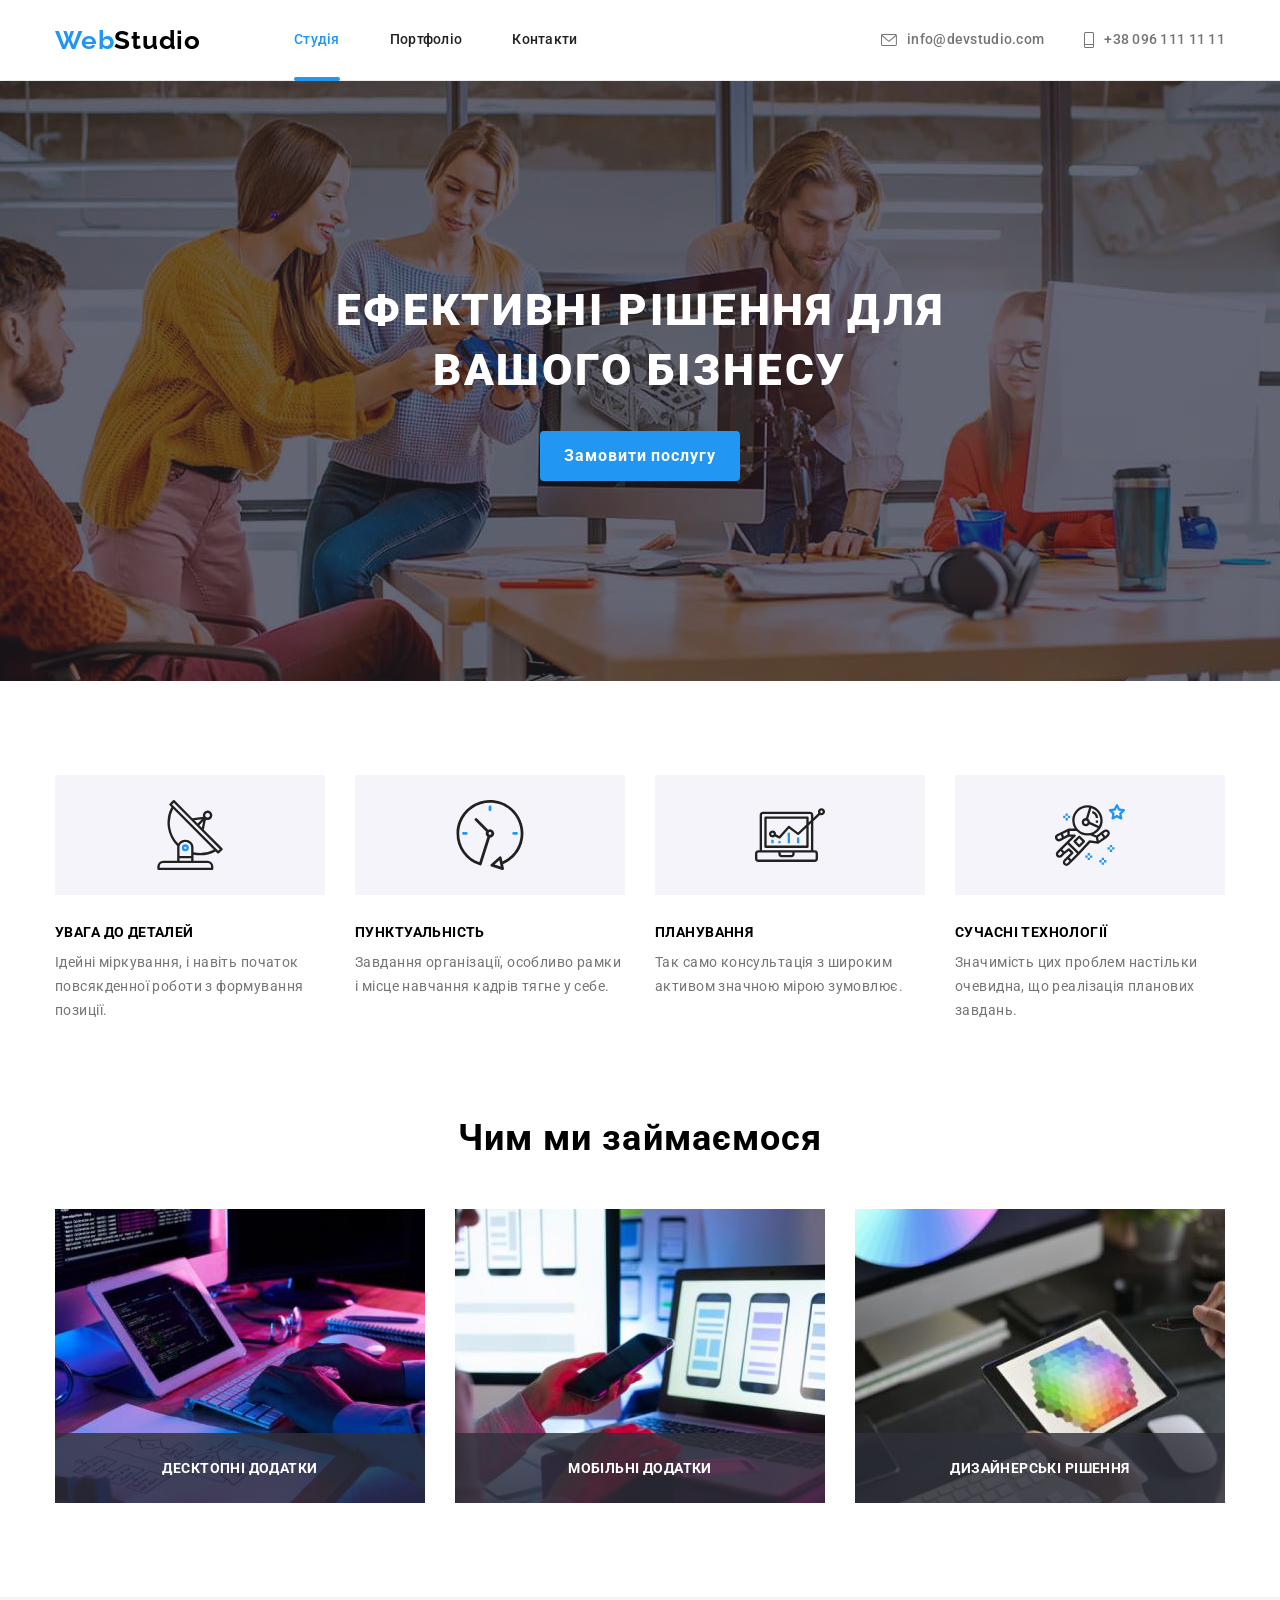
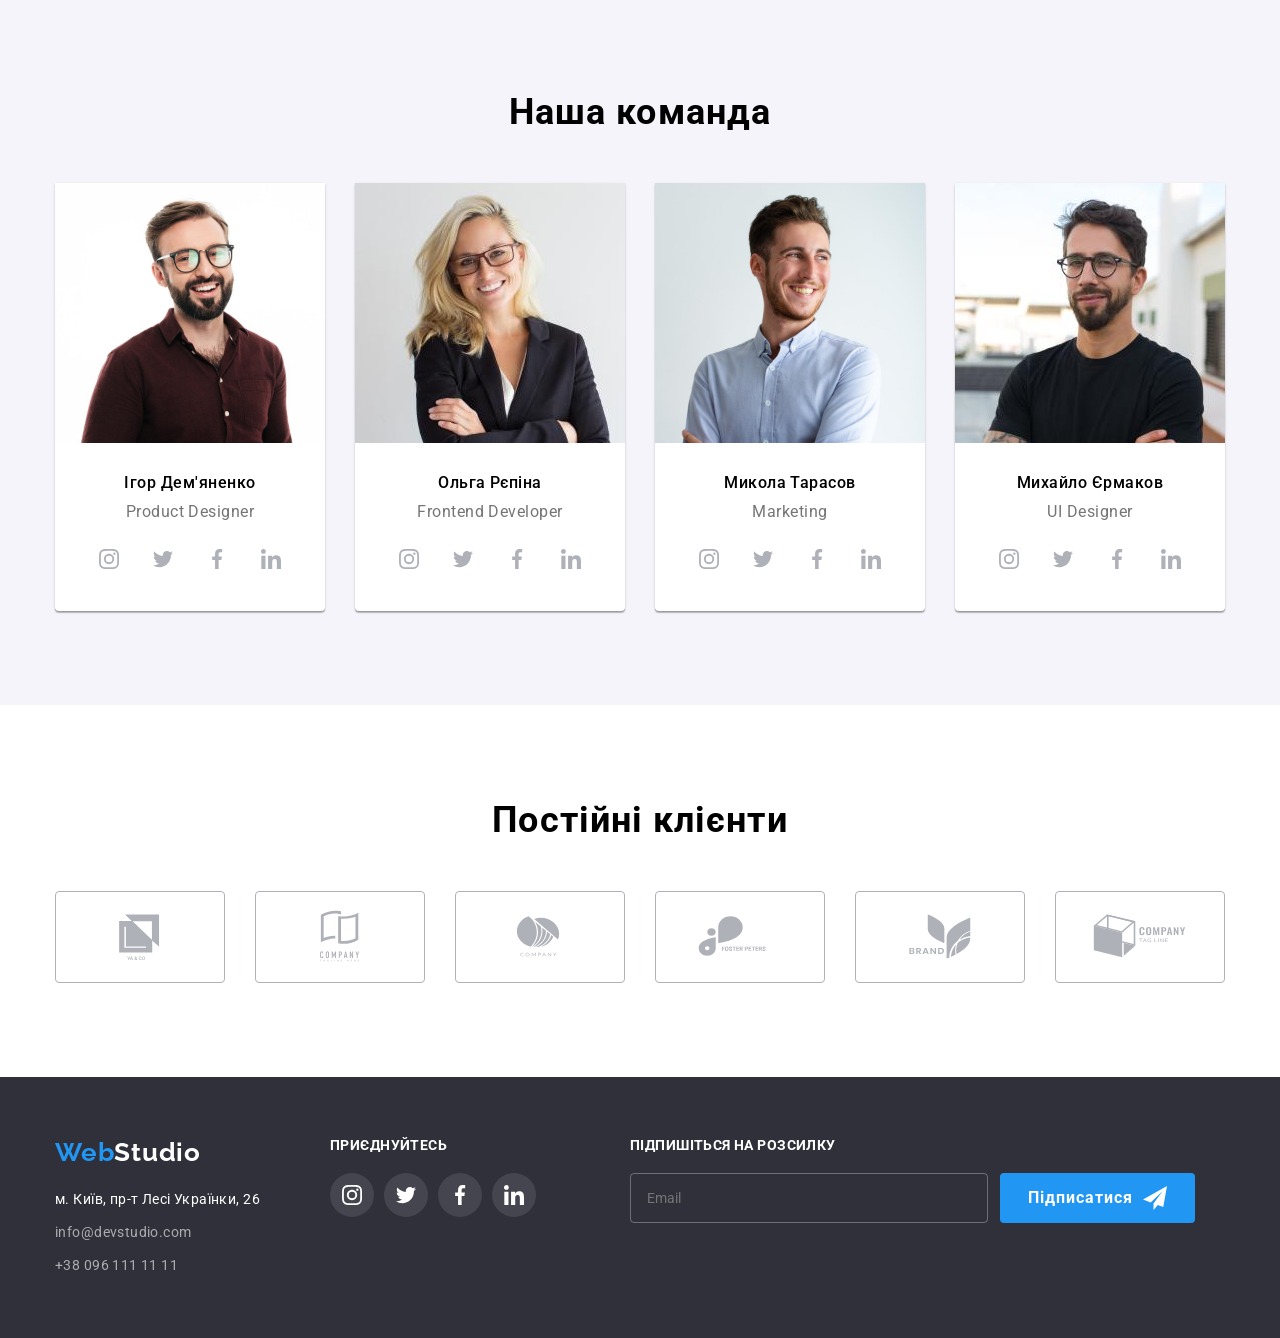
<file: index.html>
<!DOCTYPE html>
<html lang="uk">
  <head>
    <meta charset="UTF-8" />
    <meta http-equiv="X-UA-Compatible" content="IE=edge" />
    <meta name="viewport" content="width=device-width, initial-scale=1.0" />
    <title>WebStudio</title>
    <link rel="preconnect" href="https://fonts.googleapis.com" />
    <link rel="preconnect" href="https://fonts.gstatic.com" crossorigin />
    <link
      href="https://fonts.googleapis.com/css2?family=Raleway:wght@700&family=Roboto:wght@400;500;700;900&display=swap"
      rel="stylesheet"
    />
    <link
      rel="stylesheet"
      href="https://cdnjs.cloudflare.com/ajax/libs/modern-normalize/1.1.0/modern-normalize.min.css"
    />
    <link rel="stylesheet" href="./css/main.min.css" />
  </head>
  <body>
    <header class="header">
      <div class="container">
        <div class="header__items">
          <nav class="header__nav">
            <a href="./index.html" class="logo">Web<span class="logo__part">Studio</span></a>
            <ul class="header__list">
              <li><a class="header__link header__link--current" href="./index.html">Студія</a></li>
              <li><a class="header__link" href="./portfolio.html">Портфоліо</a></li>
              <li><a class="header__link" href="">Контакти</a></li>
            </ul>
          </nav>
          <ul class="header__contacts">
            <li>
              <a href="mailto:info@devstudio.com" class="header__contact">
                <svg class="header__icon" width="16px" height="12px">
                  <use href="./images/icons.svg#icon-convert"></use>
                </svg>
                info@devstudio.com
              </a>
            </li>
            <li>
              <a href="tel:+380961111111" class="header__contact">
                <svg class="header__icon" width="10px" height="16px">
                  <use href="./images/icons.svg#icon-phone"></use>
                </svg>
                +38 096 111 11 11</a
              >
            </li>
          </ul>
        </div>
      </div>
    </header>
    <main>
      <!-- Герой -->
      <section class="hero">
        <h1 class="hero__title">Ефективні рішення для вашого бізнесу</h1>
        <button type="button" class="btn hero__btn" data-modal-open>Замовити послугу</button>
      </section>
      <!-- Перелік рішень -->
      <section class="section section--no-padding">
        <div class="container">
          <h2 class="visually-hidden">Перелік рішень</h2>
          <ul class="features">
            <li class="features__item">
              <div class="features__icon">
                <svg width="70px" height="70px">
                  <use href="./images/icons.svg#icon-antenna"></use>
                </svg>
              </div>
              <h3 class="features__title">УВАГА ДО ДЕТАЛЕЙ</h3>
              <p class="features__desc">
                Ідейні міркування, і навіть початок повсякденної роботи з формування позиції.
              </p>
            </li>
            <li class="features__item">
              <div class="features__icon">
                <svg width="70px" height="70px">
                  <use href="./images/icons.svg#icon-clock"></use>
                </svg>
              </div>
              <h3 class="features__title">ПУНКТУАЛЬНІСТЬ</h3>
              <p class="features__desc">
                Завдання організації, особливо рамки і місце навчання кадрів тягне у себе.
              </p>
            </li>
            <li class="features__item">
              <div class="features__icon">
                <svg width="70px" height="70px">
                  <use href="./images/icons.svg#icon-diagram"></use>
                </svg>
              </div>
              <h3 class="features__title">ПЛАНУВАННЯ</h3>
              <p class="features__desc">
                Так само консультація з широким активом значною мірою зумовлює.
              </p>
            </li>
            <li class="features__item">
              <div class="features__icon">
                <svg width="70px" height="70px">
                  <use href="./images/icons.svg#icon-astronaut"></use>
                </svg>
              </div>
              <h3 class="features__title">СУЧАСНІ ТЕХНОЛОГІЇ</h3>
              <p class="features__desc">
                Значимість цих проблем настільки очевидна, що реалізація планових завдань.
              </p>
            </li>
          </ul>
        </div>
      </section>
      <!-- Чим ми займаємося -->
      <section class="section">
        <div class="container">
          <h2 class="section__title">Чим ми займаємося</h2>
          <ul class="section__list">
            <li class="section__img">
              <img src="./images/box-1.jpg" alt="Keyboard typing" width="370" />
              <p class="section__desc">десктопні додатки</p>
            </li>
            <li class="section__img">
              <img src="./images/box-2.jpg" alt="Smartphone look" width="370" />
              <p class="section__desc">мобільні додатки</p>
            </li>
            <li class="section__img">
              <img src="./images/box-3.jpg" alt="Color selection" width="370" />
              <p class="section__desc">дизайнерські рішення</p>
            </li>
          </ul>
        </div>
      </section>
      <!-- Наша команда -->
      <section class="section team">
        <div class="container">
          <h2 class="section__title">Наша команда</h2>
          <ul class="team__list">
            <li class="team__card">
              <img src="./images/igor-demianenko.jpg" alt="igor Demianenko" width="270" />
              <div class="team__content">
                <h3 class="team__member">Ігор Дем'яненко</h3>
                <p class="team__desc">Product Designer</p>
                <ul class="socials">
                  <li>
                    <a href="" class="socials__link team-socials__link">
                      <svg class="socials__icon" width="20px" height="20px">
                        <use href="./images/icons.svg#icon-instagram"></use>
                      </svg>
                    </a>
                  </li>
                  <li>
                    <a href="" class="socials__link team-socials__link">
                      <svg class="socials__icon" width="20px" height="20px">
                        <use href="./images/icons.svg#icon-twitter"></use>
                      </svg>
                    </a>
                  </li>
                  <li>
                    <a href="" class="socials__link team-socials__link">
                      <svg class="socials__icon" width="20px" height="20px">
                        <use href="./images/icons.svg#icon-facebook"></use>
                      </svg>
                    </a>
                  </li>
                  <li>
                    <a href="" class="socials__link team-socials__link">
                      <svg class="socials__icon" width="20px" height="20px">
                        <use href="./images/icons.svg#icon-linkedin"></use>
                      </svg>
                    </a>
                  </li>
                </ul>
              </div>
            </li>
            <li class="team__card">
              <img src="./images/olga-repina.jpg" alt="Olga Repina" width="270" />
              <div class="team__content">
                <h3 class="team__member">Ольга Рєпіна</h3>
                <p class="team__desc">Frontend Developer</p>
                <ul class="socials">
                  <li>
                    <a href="" class="socials__link team-socials__link">
                      <svg class="socials__icon" width="20px" height="20px">
                        <use href="./images/icons.svg#icon-instagram"></use>
                      </svg>
                    </a>
                  </li>
                  <li>
                    <a href="" class="socials__link team-socials__link">
                      <svg class="socials__icon" width="20px" height="20px">
                        <use href="./images/icons.svg#icon-twitter"></use>
                      </svg>
                    </a>
                  </li>
                  <li>
                    <a href="" class="socials__link team-socials__link">
                      <svg class="socials__icon" width="20px" height="20px">
                        <use href="./images/icons.svg#icon-facebook"></use>
                      </svg>
                    </a>
                  </li>
                  <li>
                    <a href="" class="socials__link team-socials__link">
                      <svg class="socials__icon" width="20px" height="20px">
                        <use href="./images/icons.svg#icon-linkedin"></use>
                      </svg>
                    </a>
                  </li>
                </ul>
              </div>
            </li>
            <li class="team__card">
              <img src="./images/mykola-tarasov.jpg" alt="Mykola Tarasov" width="270" />
              <div class="team__content">
                <h3 class="team__member">Микола Тарасов</h3>
                <p class="team__desc">Marketing</p>
                <ul class="socials">
                  <li>
                    <a href="" class="socials__link team-socials__link">
                      <svg class="socials__icon" width="20px" height="20px">
                        <use href="./images/icons.svg#icon-instagram"></use>
                      </svg>
                    </a>
                  </li>
                  <li>
                    <a href="" class="socials__link team-socials__link">
                      <svg class="socials__icon" width="20px" height="20px">
                        <use href="./images/icons.svg#icon-twitter"></use>
                      </svg>
                    </a>
                  </li>
                  <li>
                    <a href="" class="socials__link team-socials__link">
                      <svg class="socials__icon" width="20px" height="20px">
                        <use href="./images/icons.svg#icon-facebook"></use>
                      </svg>
                    </a>
                  </li>
                  <li>
                    <a href="" class="socials__link team-socials__link">
                      <svg class="socials__icon" width="20px" height="20px">
                        <use href="./images/icons.svg#icon-linkedin"></use>
                      </svg>
                    </a>
                  </li>
                </ul>
              </div>
            </li>
            <li class="team__card">
              <img src="./images/mykhailo-yermakov.jpg" alt="Mykhailo Yermakov" width="270" />
              <div class="team__content">
                <h3 class="team__member">Михайло Єрмаков</h3>
                <p class="team__desc">UI Designer</p>
                <ul class="socials">
                  <li>
                    <a href="" class="socials__link team-socials__link">
                      <svg class="socials__icon" width="20px" height="20px">
                        <use href="./images/icons.svg#icon-instagram"></use>
                      </svg>
                    </a>
                  </li>
                  <li>
                    <a href="" class="socials__link team-socials__link">
                      <svg class="socials__icon" width="20px" height="20px">
                        <use href="./images/icons.svg#icon-twitter"></use>
                      </svg>
                    </a>
                  </li>
                  <li>
                    <a href="" class="socials__link team-socials__link">
                      <svg class="socials__icon" width="20px" height="20px">
                        <use href="./images/icons.svg#icon-facebook"></use>
                      </svg>
                    </a>
                  </li>
                  <li>
                    <a href="" class="socials__link team-socials__link">
                      <svg class="socials__icon" width="20px" height="20px">
                        <use href="./images/icons.svg#icon-linkedin"></use>
                      </svg>
                    </a>
                  </li>
                </ul>
              </div>
            </li>
          </ul>
        </div>
      </section>
      <section class="section">
        <div class="container">
          <h2 class="section__title">Постійні клієнти</h2>
          <ul class="clients">
            <li>
              <a href="" class="clients__link">
                <svg class="clients__icon" width="106px" height="60px">
                  <use href="./images/icons.svg#icon-company-a"></use>
                </svg>
              </a>
            </li>
            <li>
              <a href="" class="clients__link">
                <svg class="clients__icon" width="106px" height="60px">
                  <use href="./images/icons.svg#icon-company-b"></use>
                </svg>
              </a>
            </li>
            <li>
              <a href="" class="clients__link">
                <svg class="clients__icon" width="106px" height="60px">
                  <use href="./images/icons.svg#icon-company-c"></use>
                </svg>
              </a>
            </li>
            <li>
              <a href="" class="clients__link">
                <svg class="clients__icon" width="106px" height="60px">
                  <use href="./images/icons.svg#icon-company-d"></use>
                </svg>
              </a>
            </li>
            <li>
              <a href="" class="clients__link">
                <svg class="clients__icon" width="106px" height="60px">
                  <use href="./images/icons.svg#icon-company-e"></use>
                </svg>
              </a>
            </li>
            <li>
              <a href="" class="clients__link">
                <svg class="clients__icon" width="106px" height="60px">
                  <use href="./images/icons.svg#icon-company-f"></use>
                </svg>
              </a>
            </li>
          </ul>
        </div>
      </section>
    </main>
    <footer class="footer">
      <div class="container footer-container">
        <div>
          <a href="./index.html" class="logo logo--margin-change"
            >Web<span class="logo__part--white">Studio</span></a
          >
          <address>
            <ul>
              <li class="footer__contact">
                <a
                  href="https://goo.gl/maps/kWrGyEN4S8KAi9pg8"
                  target="_blank"
                  rel="noopener nofollow noreferrer"
                  class="footer__link footer__link--white"
                  >м. Київ, пр-т Лесі Українки, 26</a
                >
              </li>
              <li class="footer__contact">
                <a href="mailto:info@devstudio.com" class="footer__link">info@devstudio.com</a>
              </li>
              <li class="footer__contact">
                <a href="tel:+380961111111" class="footer__link">+38 096 111 11 11</a>
              </li>
            </ul>
          </address>
        </div>
        <div class="follow">
          <p class="follow__title">Приєднуйтесь</p>
          <ul class="socials">
            <li>
              <a href="" class="socials__link follow-socials__link">
                <svg class="socials__icon" width="20px" height="20px">
                  <use href="./images/icons.svg#icon-instagram"></use>
                </svg>
              </a>
            </li>
            <li>
              <a href="" class="socials__link follow-socials__link">
                <svg class="socials__icon" width="20px" height="20px">
                  <use href="./images/icons.svg#icon-twitter"></use>
                </svg>
              </a>
            </li>
            <li>
              <a href="" class="socials__link follow-socials__link">
                <svg class="socials__icon" width="20px" height="20px">
                  <use href="./images/icons.svg#icon-facebook"></use>
                </svg>
              </a>
            </li>
            <li>
              <a href="" class="socials__link follow-socials__link">
                <svg class="socials__icon" width="20px" height="20px">
                  <use href="./images/icons.svg#icon-linkedin"></use>
                </svg>
              </a>
            </li>
          </ul>
        </div>
        <div class="subscribe">
          <p class="subscribe__title">Підпишіться на розсилку</p>
          <form autocomplete="off" class="subscribe__form">
            <label for="subscribe__email"></label>
            <input
              type="email"
              name="email"
              id="subscribe__email"
              class="subscribe__email"
              placeholder="Email"
            />
            <button type="submit" class="btn subscribe__btn">
              Підписатися
              <svg width="24px" height="24px">
                <use href="./images/icons.svg#icon-send"></use>
              </svg>
            </button>
          </form>
        </div>
      </div>
    </footer>

    <div class="backdrop backdrop--is-hidden" data-modal>
      <div class="modal">
        <button type="button" class="modal__close-btn" data-modal-close>
          <svg width="11px" height="11px">
            <use href="./images/icons.svg#icon-close"></use>
          </svg>
        </button>
        <p class="modal__title">Залиште свої дані, ми вам передзвонимо</p>
        <form autocomplete="off">
          <div class="form">
            <label for="name" class="form__label">Ім'я</label>
            <div class="form__field">
              <input type="text" name="name" id="name" class="form__input" />
              <svg class="form__icon" width="18px" height="18px">
                <use href="./images/icons.svg#icon-person"></use>
              </svg>
            </div>
          </div>
          <div class="form">
            <label for="tel" class="form__label">Телефон</label>
            <div class="form__field">
              <input type="tel" name="tel" id="tel" class="form__input" />
              <svg class="form__icon" width="18px" height="18px">
                <use href="./images/icons.svg#icon-handset"></use>
              </svg>
            </div>
          </div>
          <div class="form">
            <label for="email" class="form__label">Пошта</label>
            <div class="form__field">
              <input type="email" name="email" id="email" class="form__input" />
              <svg class="form__icon" width="18px" height="18px">
                <use href="./images/icons.svg#icon-email"></use>
              </svg>
            </div>
          </div>
          <div class="textarea">
            <label for="comment" class="textarea__label">Коментар</label>
            <div class="textarea__field">
              <textarea
                name="comment"
                id="comment"
                class="textarea__content"
                placeholder="Введіть текст"
              ></textarea>
            </div>
          </div>
          <div class="check-line">
            <label for="policy" class="check-line__label">
              <input type="checkbox" name="policy" id="policy" class="check-line__checkbox" />
              <svg class="check-line__icon" width="16px" height="15px">
                <use href="./images/icons.svg#icon-check"></use>
              </svg>

              <span
                >Погоджуюся з розсилкою та приймаю
                <a href="" class="check-line__link">Умови договору</a></span
              ></label
            >
          </div>
          <button type="submit" class="btn modal__submit-btn">Відправити</button>
        </form>
      </div>
    </div>

    <script src="./js/modal.js"></script>
  </body>
</html>
</file>
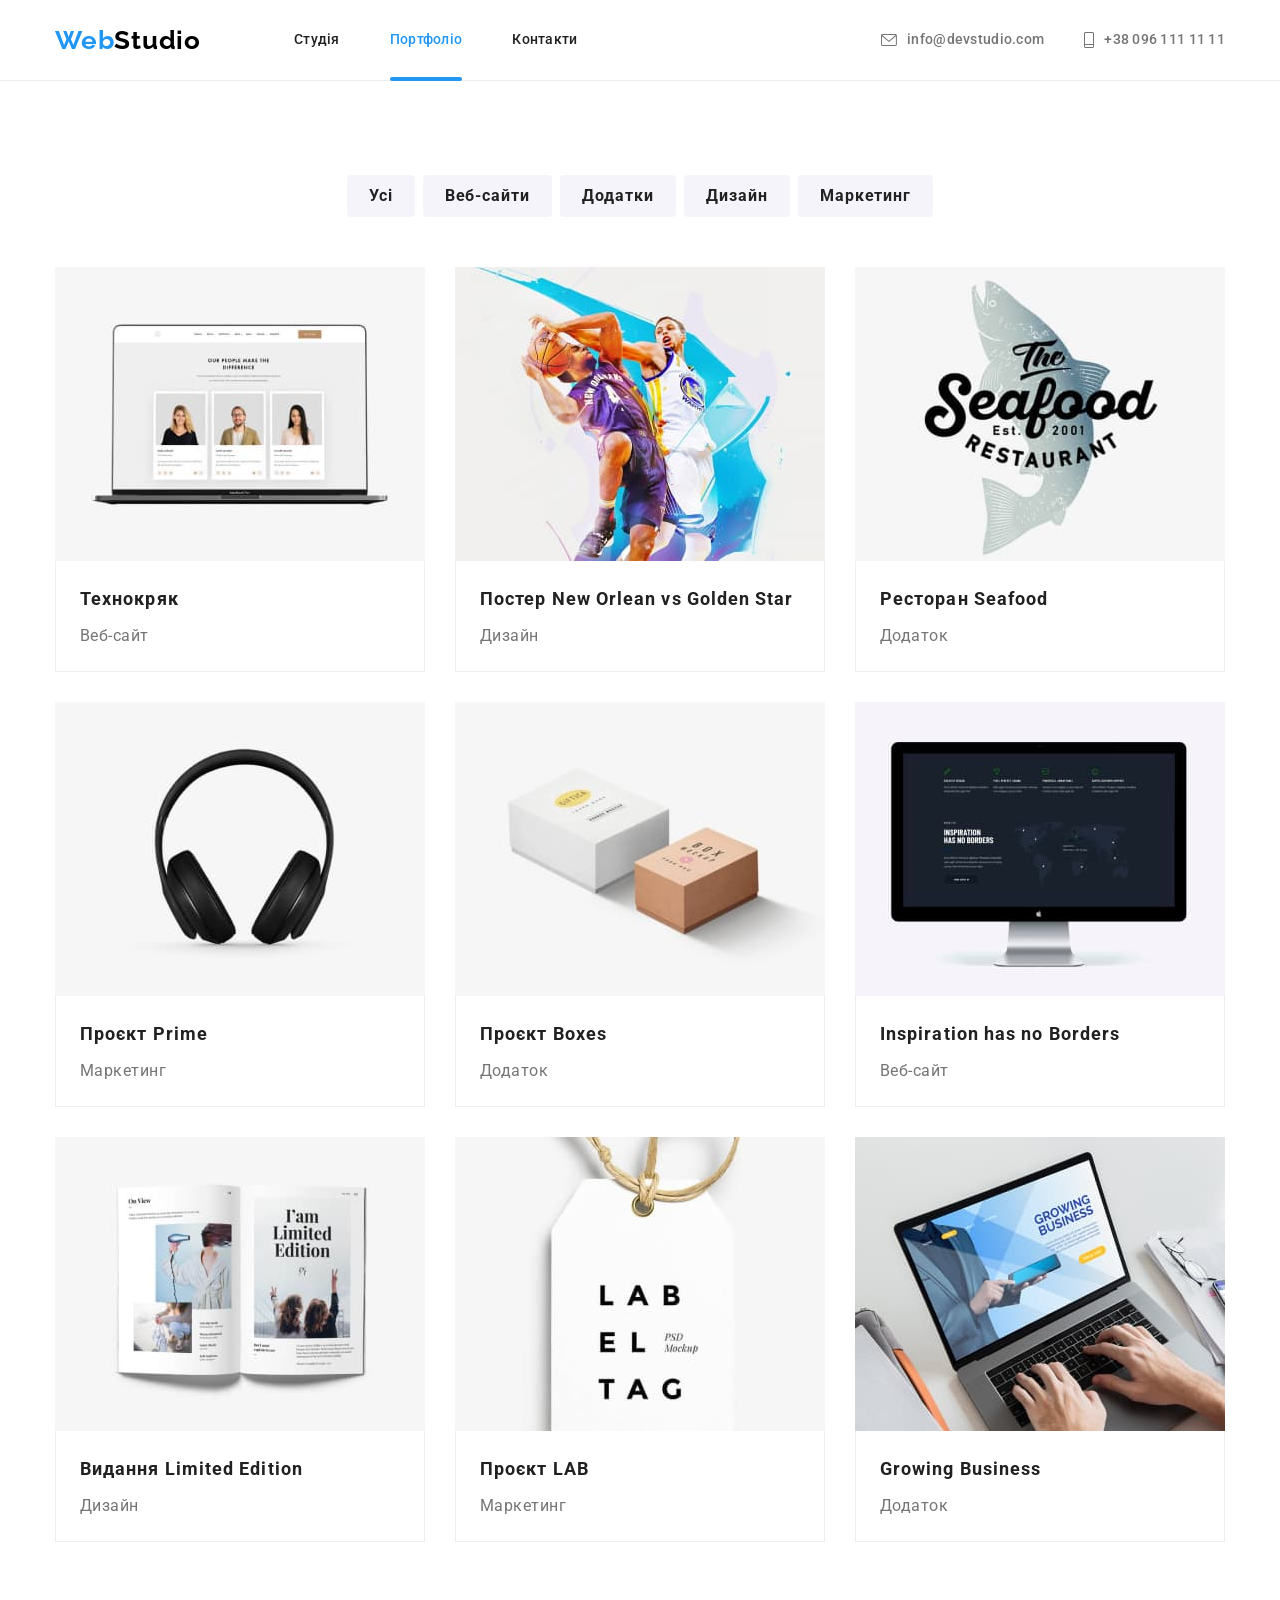
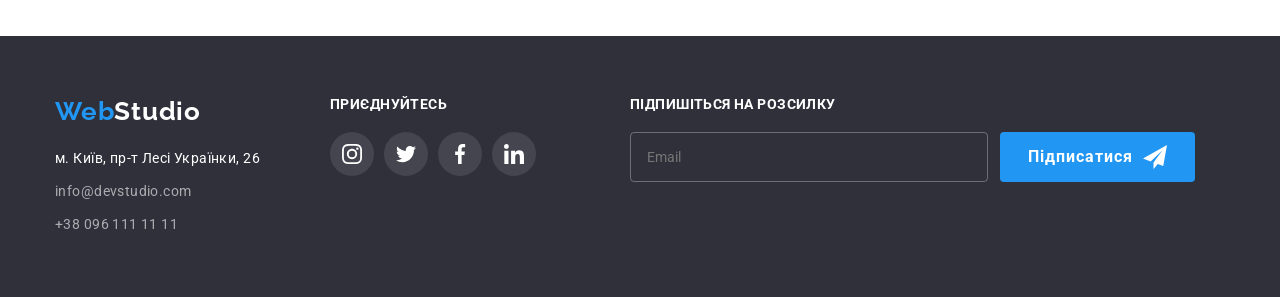
<file: portfolio.html>
<!DOCTYPE html>
<html lang="uk">
  <head>
    <meta charset="UTF-8" />
    <meta http-equiv="X-UA-Compatible" content="IE=edge" />
    <meta name="viewport" content="width=device-width, initial-scale=1.0" />
    <title>WebStudio</title>
    <link rel="preconnect" href="https://fonts.googleapis.com" />
    <link rel="preconnect" href="https://fonts.gstatic.com" crossorigin />
    <link
      href="https://fonts.googleapis.com/css2?family=Raleway:wght@700&family=Roboto:wght@400;500;700;900&display=swap"
      rel="stylesheet"
    />
    <link
      rel="stylesheet"
      href="https://cdnjs.cloudflare.com/ajax/libs/modern-normalize/1.1.0/modern-normalize.min.css"
    />
    <link rel="stylesheet" href="./css/main.min.css" />
  </head>
  <body>
    <!-- Header -->
    <header class="header">
      <div class="container">
        <div class="header__items">
          <nav class="header__nav">
            <a href="./index.html" class="logo">Web<span class="logo__part">Studio</span></a>
            <ul class="header__list">
              <li><a class="header__link" href="./index.html">Студія</a></li>
              <li>
                <a class="header__link header__link--current" href="./portfolio.html">Портфоліо</a>
              </li>
              <li><a class="header__link" href="">Контакти</a></li>
            </ul>
          </nav>
          <ul class="header__contacts">
            <li>
              <a href="mailto:info@devstudio.com" class="header__contact">
                <svg class="header__icon" width="16px" height="12px">
                  <use href="./images/icons.svg#icon-convert"></use>
                </svg>
                info@devstudio.com
              </a>
            </li>
            <li>
              <a href="tel:+380961111111" class="header__contact">
                <svg class="header__icon" width="10px" height="16px">
                  <use href="./images/icons.svg#icon-phone"></use>
                </svg>
                +38 096 111 11 11</a
              >
            </li>
          </ul>
        </div>
      </div>
    </header>
    <main>
      <section class="section">
        <div class="container">
          <h1 class="visually-hidden">Усі проекти</h1>
          <!-- buttons -->
          <ul class="btns-list">
            <li class="btns-list__item">
              <button type="button" class="btn projects-btn">Усі</button>
            </li>
            <li class="btns-list__item">
              <button type="button" class="btn projects-btn">Веб-сайти</button>
            </li>
            <li class="btns-list__item">
              <button type="button" class="btn projects-btn">Додатки</button>
            </li>
            <li class="btns-list__item">
              <button type="button" class="btn projects-btn">Дизайн</button>
            </li>
            <li class="btns-list__item">
              <button type="button" class="btn projects-btn">Маркетинг</button>
            </li>
          </ul>
          <!-- projects -->
          <ul class="projects-list">
            <li class="project">
              <a href="" class="project__link">
                <div class="project__overlay">
                  <img
                    src="./images/technocrack.jpg"
                    alt="Ноутбук з картками на екрані"
                    width="370"
                  />
                  <p class="project__text">
                    Ресурс пропонує комплексні пропозиції з різним рівнем функціоналу та сервісів.
                    Все це дозволить відвідувачу отримати вичерпні відомості про компанію чи
                    приватну особу.
                  </p>
                </div>

                <div class="project__content">
                  <h2 class="project__title">Технокряк</h2>
                  <p class="project__desc">Веб-сайт</p>
                </div></a
              >
            </li>
            <li class="project">
              <a href="" class="project__link">
                <div class="project__overlay">
                  <img src="./images/poster.jpg" alt="Два баскетболісти" width="370" />
                  <p class="project__text">
                    Ресурс пропонує комплексні пропозиції з різним рівнем функціоналу та сервісів.
                    Все це дозволить відвідувачу отримати вичерпні відомості про компанію чи
                    приватну особу.
                  </p>
                </div>
                <div class="project__content">
                  <h2 class="project__title">Постер New Orlean vs Golden Star</h2>
                  <p class="project__desc">Дизайн</p>
                </div></a
              >
            </li>
            <li class="project">
              <a href="" class="project__link">
                <div class="project__overlay">
                  <img src="./images/seafood.jpg" alt="Лого з акулою" width="370" />
                  <p class="project__text">
                    Ресурс пропонує комплексні пропозиції з різним рівнем функціоналу та сервісів.
                    Все це дозволить відвідувачу отримати вичерпні відомості про компанію чи
                    приватну особу.
                  </p>
                </div>
                <div class="project__content">
                  <h2 class="project__title">Ресторан Seafood</h2>
                  <p class="project__desc">Додаток</p>
                </div></a
              >
            </li>
            <li class="project">
              <a href="" class="project__link">
                <div class="project__overlay">
                  <img src="./images/prime.jpg" alt="Навушники" width="370" />
                  <p class="project__text">
                    Ресурс пропонує комплексні пропозиції з різним рівнем функціоналу та сервісів.
                    Все це дозволить відвідувачу отримати вичерпні відомості про компанію чи
                    приватну особу.
                  </p>
                </div>
                <div class="project__content">
                  <h2 class="project__title">Проєкт Prime</h2>
                  <p class="project__desc">Маркетинг</p>
                </div></a
              >
            </li>
            <li class="project">
              <a href="" class="project__link">
                <div class="project__overlay">
                  <img src="./images/boxes.jpg" alt="Дві картонні коробки" width="370" />
                  <p class="project__text">
                    Ресурс пропонує комплексні пропозиції з різним рівнем функціоналу та сервісів.
                    Все це дозволить відвідувачу отримати вичерпні відомості про компанію чи
                    приватну особу.
                  </p>
                </div>
                <div class="project__content">
                  <h2 class="project__title">Проєкт Boxes</h2>
                  <p class="project__desc">Додаток</p>
                </div></a
              >
            </li>
            <li class="project">
              <a href="" class="project__link">
                <div class="project__overlay">
                  <img src="./images/inspiration.jpg" alt="Екран монітора" width="370" />
                  <p class="project__text">
                    Ресурс пропонує комплексні пропозиції з різним рівнем функціоналу та сервісів.
                    Все це дозволить відвідувачу отримати вичерпні відомості про компанію чи
                    приватну особу.
                  </p>
                </div>
                <div class="project__content">
                  <h2 class="project__title">Inspiration has no Borders</h2>
                  <p class="project__desc">Веб-сайт</p>
                </div></a
              >
            </li>
            <li class="project">
              <a href="" class="project__link">
                <div class="project__overlay">
                  <img src="./images/limited-edition.jpg" alt="Відкритий журнал" width="370" />
                  <p class="project__text">
                    Ресурс пропонує комплексні пропозиції з різним рівнем функціоналу та сервісів.
                    Все це дозволить відвідувачу отримати вичерпні відомості про компанію чи
                    приватну особу.
                  </p>
                </div>
                <div class="project__content">
                  <h2 class="project__title">Видання Limited Edition</h2>
                  <p class="project__desc">Дизайн</p>
                </div></a
              >
            </li>
            <li class="project">
              <a href="" class="project__link">
                <div class="project__overlay">
                  <img src="./images/lab.jpg" alt="Бірка з мотузкою" width="370" />
                  <p class="project__text">
                    Ресурс пропонує комплексні пропозиції з різним рівнем функціоналу та сервісів.
                    Все це дозволить відвідувачу отримати вичерпні відомості про компанію чи
                    приватну особу.
                  </p>
                </div>
                <div class="project__content">
                  <h2 class="project__title">Проєкт LAB</h2>
                  <p class="project__desc">Маркетинг</p>
                </div></a
              >
            </li>
            <li class="project">
              <a href="" class="project__link">
                <div class="project__overlay">
                  <img
                    src="./images/growing-business.jpg"
                    alt="Набирають текст на ноутбуці"
                    width="370"
                  />
                  <p class="project__text">
                    Ресурс пропонує комплексні пропозиції з різним рівнем функціоналу та сервісів.
                    Все це дозволить відвідувачу отримати вичерпні відомості про компанію чи
                    приватну особу.
                  </p>
                </div>
                <div class="project__content">
                  <h2 class="project__title">Growing Business</h2>
                  <p class="project__desc">Додаток</p>
                </div></a
              >
            </li>
          </ul>
        </div>
      </section>
    </main>
    <!-- Footer -->

    <footer class="footer">
      <div class="container footer-container">
        <div>
          <a href="./index.html" class="logo logo--margin-change"
            >Web<span class="logo__part--white">Studio</span></a
          >
          <address>
            <ul>
              <li class="footer__contact">
                <a
                  href="https://goo.gl/maps/kWrGyEN4S8KAi9pg8"
                  target="_blank"
                  rel="noopener nofollow noreferrer"
                  class="footer__link footer__link--white"
                  >м. Київ, пр-т Лесі Українки, 26</a
                >
              </li>
              <li class="footer__contact">
                <a href="mailto:info@devstudio.com" class="footer__link">info@devstudio.com</a>
              </li>
              <li class="footer__contact">
                <a href="tel:+380961111111" class="footer__link">+38 096 111 11 11</a>
              </li>
            </ul>
          </address>
        </div>
        <div class="follow">
          <p class="follow__title">Приєднуйтесь</p>
          <ul class="socials">
            <li>
              <a href="" class="socials__link follow-socials__link">
                <svg class="socials__icon" width="20px" height="20px">
                  <use href="./images/icons.svg#icon-instagram"></use>
                </svg>
              </a>
            </li>
            <li>
              <a href="" class="socials__link follow-socials__link">
                <svg class="socials__icon" width="20px" height="20px">
                  <use href="./images/icons.svg#icon-twitter"></use>
                </svg>
              </a>
            </li>
            <li>
              <a href="" class="socials__link follow-socials__link">
                <svg class="socials__icon" width="20px" height="20px">
                  <use href="./images/icons.svg#icon-facebook"></use>
                </svg>
              </a>
            </li>
            <li>
              <a href="" class="socials__link follow-socials__link">
                <svg class="socials__icon" width="20px" height="20px">
                  <use href="./images/icons.svg#icon-linkedin"></use>
                </svg>
              </a>
            </li>
          </ul>
        </div>
        <div class="subscribe">
          <p class="subscribe__title">Підпишіться на розсилку</p>
          <form autocomplete="off" class="subscribe__form">
            <label for="subscribe__email"></label>
            <input
              type="email"
              name="email"
              id="subscribe__email"
              class="subscribe__email"
              placeholder="Email"
            />
            <button type="submit" class="btn subscribe__btn">
              Підписатися
              <svg width="24px" height="24px">
                <use href="./images/icons.svg#icon-send"></use>
              </svg>
            </button>
          </form>
        </div>
      </div>
    </footer>
  </body>
</html>
</file>
<file: css/main.min.css>
.footer__link:hover,.header__icon:hover,.header__contact:hover,.header__link:hover,.footer__link:focus,.header__icon:focus,.header__contact:focus,.header__link:focus{color:#2196f3}body{background-color:var(--primary-white-color);color:var(--text-primary-color);font-family:Roboto,sans-serif;font-size:14px;letter-spacing:.03em}h1,h2,h3,h4,h5,h6,p{margin:0;padding:0}ul{list-style:none;padding-left:0;margin:0}a{text-decoration:none;color:inherit}img{display:block;max-width:100%;height:auto}address{font-style:normal}.container{width:1200px;margin:0 auto;padding:0 15px}.section{padding-top:94px;padding-bottom:94px}.visually-hidden{position:absolute;white-space:nowrap;width:1px;height:1px;overflow:hidden;border:0;padding:0;clip:rect(0 0 0 0);-webkit-clip-path:inset(50%);clip-path:inset(50%);margin:-1px}.logo{color:#2196f3;font-family:Raleway,sans-serif;text-decoration:none;font-weight:700;font-size:26px;line-height:1.19;letter-spacing:.03em}.logo__part{color:#000}.btn{display:inline-block;cursor:pointer;font-family:Roboto,sans-serif;font-weight:700;font-size:16px;line-height:1.88;letter-spacing:.06em;border-radius:4px;border:none;-webkit-transition:color 250ms cubic-bezier(0.4, 0, 0.2, 1),background-color 250ms cubic-bezier(0.4, 0, 0.2, 1),-webkit-box-shadow 250ms cubic-bezier(0.4, 0, 0.2, 1);transition:color 250ms cubic-bezier(0.4, 0, 0.2, 1),background-color 250ms cubic-bezier(0.4, 0, 0.2, 1),-webkit-box-shadow 250ms cubic-bezier(0.4, 0, 0.2, 1);transition:color 250ms cubic-bezier(0.4, 0, 0.2, 1),background-color 250ms cubic-bezier(0.4, 0, 0.2, 1),box-shadow 250ms cubic-bezier(0.4, 0, 0.2, 1);transition:color 250ms cubic-bezier(0.4, 0, 0.2, 1),background-color 250ms cubic-bezier(0.4, 0, 0.2, 1),box-shadow 250ms cubic-bezier(0.4, 0, 0.2, 1),-webkit-box-shadow 250ms cubic-bezier(0.4, 0, 0.2, 1)}.socials{display:-webkit-box;display:-ms-flexbox;display:flex;height:44px;-webkit-box-align:center;-ms-flex-align:center;align-items:center;gap:10px}.socials__link{display:-webkit-box;display:-ms-flexbox;display:flex;width:44px;height:44px;-webkit-box-align:center;-ms-flex-align:center;align-items:center;-webkit-box-pack:center;-ms-flex-pack:center;justify-content:center;border-radius:50%;-webkit-transition:background-color 250ms cubic-bezier(0.4, 0, 0.2, 1),color 250ms cubic-bezier(0.4, 0, 0.2, 1);transition:background-color 250ms cubic-bezier(0.4, 0, 0.2, 1),color 250ms cubic-bezier(0.4, 0, 0.2, 1)}.socials__icon{display:-webkit-box;display:-ms-flexbox;display:flex;fill:currentColor}.header{border-bottom:1px solid #ececec}.header__items{display:-webkit-box;display:-ms-flexbox;display:flex;-webkit-box-align:center;-ms-flex-align:center;align-items:center;-webkit-box-pack:justify;-ms-flex-pack:justify;justify-content:space-between}.header__nav{display:-webkit-box;display:-ms-flexbox;display:flex;-webkit-box-align:center;-ms-flex-align:center;align-items:center;gap:93px}.header__list{display:-webkit-box;display:-ms-flexbox;display:flex;gap:50px;text-decoration:none}.header__link{position:relative;display:block;padding:32px 0;color:#212121;font-weight:500;font-size:14px;line-height:1.14;letter-spacing:.02em;text-decoration:none;-webkit-transition:color 250ms cubic-bezier(0.4, 0, 0.2, 1);transition:color 250ms cubic-bezier(0.4, 0, 0.2, 1)}.header__link--current{color:#2196f3}.header__link--current::after{content:" ";position:absolute;bottom:-1px;left:0;background-color:#2196f3;width:100%;height:4px;border-radius:2px}.header__contacts{display:-webkit-inline-box;display:-ms-inline-flexbox;display:inline-flex;-webkit-box-align:center;-ms-flex-align:center;align-items:center;gap:40px}.header__contact{display:-webkit-inline-box;display:-ms-inline-flexbox;display:inline-flex;-webkit-box-align:center;-ms-flex-align:center;align-items:center;padding:32px 0;text-decoration:none;color:#757575;font-weight:500;font-size:14px;line-height:1.14;letter-spacing:.02em;text-decoration:none;-webkit-transition:color 250ms cubic-bezier(0.4, 0, 0.2, 1);transition:color 250ms cubic-bezier(0.4, 0, 0.2, 1)}.header__icon{margin-right:10px;fill:currentColor}.hero{padding:200px 0;margin-left:auto;margin-right:auto;text-align:center;background-color:#2f303a;background-image:-webkit-gradient(linear, left top, left bottom, from(rgba(47, 48, 58, 0.4)), to(rgba(47, 48, 58, 0.4))),url(../images/background-hero.jpg);background-image:linear-gradient(rgba(47, 48, 58, 0.4), rgba(47, 48, 58, 0.4)),url(../images/background-hero.jpg);max-width:1600px;height:600px;background-position:center}.hero__title{max-width:696px;margin-top:0;margin-bottom:30px;margin-right:auto;margin-left:auto;color:#fff;font-weight:900;font-size:44px;line-height:1.36;text-align:center;letter-spacing:.06em;text-transform:uppercase}.hero__btn{color:#fff;background-color:#2196f3;padding:10px 24px}.hero__btn:hover,.hero__btn:focus{background-color:#188ce8}.backdrop{position:fixed;width:100%;height:100%;top:0;left:0;background-color:rgba(0,0,0,.2);-webkit-transform:scale(100%);transform:scale(100%);-webkit-transition:opacity 250ms cubic-bezier(0.4, 0, 0.2, 1),visibility 250ms cubic-bezier(0.4, 0, 0.2, 1),-webkit-transform 250ms cubic-bezier(0.4, 0, 0.2, 1);transition:opacity 250ms cubic-bezier(0.4, 0, 0.2, 1),visibility 250ms cubic-bezier(0.4, 0, 0.2, 1),-webkit-transform 250ms cubic-bezier(0.4, 0, 0.2, 1);transition:opacity 250ms cubic-bezier(0.4, 0, 0.2, 1),visibility 250ms cubic-bezier(0.4, 0, 0.2, 1),transform 250ms cubic-bezier(0.4, 0, 0.2, 1);transition:opacity 250ms cubic-bezier(0.4, 0, 0.2, 1),visibility 250ms cubic-bezier(0.4, 0, 0.2, 1),transform 250ms cubic-bezier(0.4, 0, 0.2, 1),-webkit-transform 250ms cubic-bezier(0.4, 0, 0.2, 1)}.backdrop--is-hidden{opacity:0;visibility:hidden;pointer-events:none;-webkit-transform:scale(0%);transform:scale(0%)}.modal{position:absolute;left:50%;top:50%;width:528px;height:581px;-webkit-transform:translate(-50%, -50%);transform:translate(-50%, -50%);padding:40px;background-color:#fff;-webkit-box-shadow:0px 1px 3px rgba(0,0,0,.12),0px 1px 1px rgba(0,0,0,.14),0px 2px 1px rgba(0,0,0,.2);box-shadow:0px 1px 3px rgba(0,0,0,.12),0px 1px 1px rgba(0,0,0,.14),0px 2px 1px rgba(0,0,0,.2);border-radius:4px}.modal__close-btn{position:absolute;display:-webkit-box;display:-ms-flexbox;display:flex;top:8px;right:8px;width:30px;height:30px;margin:0;padding:0;-webkit-box-align:center;-ms-flex-align:center;align-items:center;-webkit-box-pack:center;-ms-flex-pack:center;justify-content:center;background-color:#fff;border:1px solid rgba(0,0,0,.1);border-radius:50%;cursor:pointer}.modal__title{margin-bottom:12px;font-weight:700;font-size:20px;line-height:1.15;text-align:center;letter-spacing:.03em;color:#212121}.form{margin-bottom:10px}.form__field{position:relative}.form__label,.textarea__label{display:inline-block;margin-bottom:4px;color:#757575;font-weight:400;font-size:12px;line-height:1.17;letter-spacing:.01em}.form__input{display:block;width:100%;height:40px;padding-left:42px;outline:none;border:1px solid rgba(33,33,33,.2);border-radius:4px;-webkit-transition:border-color 250ms cubic-bezier(0.4, 0, 0.2, 1);transition:border-color 250ms cubic-bezier(0.4, 0, 0.2, 1)}.form__input:focus{border-color:#2196f3}.form__icon{position:absolute;top:50%;left:12px;-webkit-transform:translateY(-50%);transform:translateY(-50%);-webkit-transition:fill 250ms cubic-bezier(0.4, 0, 0.2, 1);transition:fill 250ms cubic-bezier(0.4, 0, 0.2, 1)}.form__input:focus+.form__icon{fill:#2196f3}.textarea{margin-bottom:20px}.textarea__content{display:block;resize:none;margin:0;width:100%;height:120px;padding:12px 16px;outline:none;border:1px solid rgba(33,33,33,.2);border-radius:4px;-webkit-transition:border-color 250ms cubic-bezier(0.4, 0, 0.2, 1);transition:border-color 250ms cubic-bezier(0.4, 0, 0.2, 1)}.textarea__content:focus{border-color:#2196f3}.textarea__content::-webkit-input-placeholder{font-size:12px;line-height:1.17;letter-spacing:.01em;color:rgba(117,117,117,.5)}.textarea__content::-moz-placeholder{font-size:12px;line-height:1.17;letter-spacing:.01em;color:rgba(117,117,117,.5)}.textarea__content:-ms-input-placeholder{font-size:12px;line-height:1.17;letter-spacing:.01em;color:rgba(117,117,117,.5)}.textarea__content::-ms-input-placeholder{font-size:12px;line-height:1.17;letter-spacing:.01em;color:rgba(117,117,117,.5)}.textarea__content::placeholder{font-size:12px;line-height:1.17;letter-spacing:.01em;color:rgba(117,117,117,.5)}.check-line{margin-bottom:30px}.check-line__link{text-decoration:underline;color:#2196f3}.check-line__label{display:-webkit-box;display:-ms-flexbox;display:flex;-webkit-box-align:center;-ms-flex-align:center;align-items:center;-webkit-box-pack:center;-ms-flex-pack:center;justify-content:center;font-size:14px;line-height:1.71;letter-spacing:.03em;color:var(--text-p-color)}.check-line__checkbox{position:absolute;white-space:nowrap;width:1px;height:1px;overflow:hidden;border:0;padding:0;clip:rect(0 0 0 0);-webkit-clip-path:inset(50%);clip-path:inset(50%);margin:-1px}.check-line__icon{margin-right:7px;border:2px solid #212121;border-radius:2px;-webkit-transition:border-color 250ms cubic-bezier(0.4, 0, 0.2, 1),background-color 250ms cubic-bezier(0.4, 0, 0.2, 1);transition:border-color 250ms cubic-bezier(0.4, 0, 0.2, 1),background-color 250ms cubic-bezier(0.4, 0, 0.2, 1)}.check-line__checkbox:checked+.check-line__icon{background-color:#2196f3;border-color:rgba(0,0,0,0)}.modal__submit-btn{display:block;margin:0 auto;padding:10px 52px;color:#fff;background-color:#2196f3}.modal__submit-btn:hover,.modal__submit-btn:focus{background-color:#188ce8}.section--no-padding{padding-bottom:0}.features{display:-webkit-box;display:-ms-flexbox;display:flex;gap:30px}.features__item{width:270px}.features__icon{display:-webkit-box;display:-ms-flexbox;display:flex;-webkit-box-align:center;-ms-flex-align:center;align-items:center;-webkit-box-pack:center;-ms-flex-pack:center;justify-content:center;width:270px;height:120px;margin-bottom:30px;background-color:#f5f4fa}.features__title{margin-bottom:10px;font-weight:700;font-size:14px;line-height:1.14;letter-spacing:.03em;text-transform:uppercase}.features__desc{color:#757575;line-height:1.71}.section__title{margin-bottom:50px;font-weight:700;font-size:36px;line-height:1.17;text-align:center;letter-spacing:.03em}.section__list{display:-webkit-box;display:-ms-flexbox;display:flex;gap:30px}.section__img{position:relative}.section__desc{position:absolute;width:100%;background-color:rgba(47,48,58,.8);height:70px;padding:27px 0;bottom:0;color:#fff;font-weight:700;font-size:14px;line-height:16px;text-align:center;letter-spacing:.03em;text-transform:uppercase}.team{background-color:#f5f4fa}.team__list{display:-webkit-box;display:-ms-flexbox;display:flex;gap:30px}.team__card{background-color:#fff;text-align:center;-webkit-box-shadow:0px 1px 3px rgba(0,0,0,.12),0px 1px 1px rgba(0,0,0,.14),0px 2px 1px rgba(0,0,0,.2);box-shadow:0px 1px 3px rgba(0,0,0,.12),0px 1px 1px rgba(0,0,0,.14),0px 2px 1px rgba(0,0,0,.2);border-radius:0px 0px 4px 4px}.team__content{padding:30px 32px}.team__member{margin-bottom:10px;font-weight:500;font-size:16px;line-height:1.19;letter-spacing:.03em}.team__desc{color:#757575;line-height:1.71;font-size:16px;line-height:1.19;letter-spacing:.03em;margin-bottom:16px}.team-socials__link{color:#afb1b8}.team-socials__link:hover,.team-socials__link:focus{background-color:#2196f3;color:#fff}.clients{display:-webkit-box;display:-ms-flexbox;display:flex;margin:0;gap:30px}.clients__link{display:-webkit-box;display:-ms-flexbox;display:flex;-webkit-box-align:center;-ms-flex-align:center;align-items:center;-webkit-box-pack:center;-ms-flex-pack:center;justify-content:center;width:170px;height:92px;border:1px solid #afb1b8;border-radius:4px;padding:16px 32px;color:#afb1b8;-webkit-transition:color 250ms cubic-bezier(0.4, 0, 0.2, 1),border-color 250ms cubic-bezier(0.4, 0, 0.2, 1);transition:color 250ms cubic-bezier(0.4, 0, 0.2, 1),border-color 250ms cubic-bezier(0.4, 0, 0.2, 1)}.clients__link:hover,.clients__link:focus{color:#2196f3;border-color:#2196f3}.clients__icon{fill:currentColor}.btns-list{display:-webkit-box;display:-ms-flexbox;display:flex;-webkit-box-pack:center;-ms-flex-pack:center;justify-content:center;margin-bottom:50px;gap:8px}.projects-btn{padding:6px 22px;background-color:#f5f4fa;color:#212121}.projects-btn:hover,.projects-btn:focus{background-color:#2196f3;color:#fff;-webkit-box-shadow:0px 3px 1px rgba(0,0,0,.1),0px 1px 2px rgba(0,0,0,.08),0px 2px 2px rgba(0,0,0,.12);box-shadow:0px 3px 1px rgba(0,0,0,.1),0px 1px 2px rgba(0,0,0,.08),0px 2px 2px rgba(0,0,0,.12)}.projects-list{display:-webkit-box;display:-ms-flexbox;display:flex;-ms-flex-wrap:wrap;flex-wrap:wrap;gap:30px}.project__link{display:block;width:370px;-webkit-transition:-webkit-box-shadow 250ms cubic-bezier(0.4, 0, 0.2, 1);transition:-webkit-box-shadow 250ms cubic-bezier(0.4, 0, 0.2, 1);transition:box-shadow 250ms cubic-bezier(0.4, 0, 0.2, 1);transition:box-shadow 250ms cubic-bezier(0.4, 0, 0.2, 1), -webkit-box-shadow 250ms cubic-bezier(0.4, 0, 0.2, 1)}.project__link:hover,.project__link:focus{-webkit-box-shadow:0px 1px 1px rgba(0,0,0,.12),0px 4px 4px rgba(0,0,0,.06),1px 4px 6px rgba(0,0,0,.16);box-shadow:0px 1px 1px rgba(0,0,0,.12),0px 4px 4px rgba(0,0,0,.06),1px 4px 6px rgba(0,0,0,.16)}.project__overlay{position:relative;overflow:hidden}.project__text{position:absolute;background-color:rgba(33,150,243,.9);width:100%;height:100%;bottom:0;-webkit-transform:translateY(100%);transform:translateY(100%);opacity:0;-webkit-transition:opacity 250ms cubic-bezier(0.4, 0, 0.2, 1),-webkit-transform 250ms cubic-bezier(0.4, 0, 0.2, 1);transition:opacity 250ms cubic-bezier(0.4, 0, 0.2, 1),-webkit-transform 250ms cubic-bezier(0.4, 0, 0.2, 1);transition:transform 250ms cubic-bezier(0.4, 0, 0.2, 1),opacity 250ms cubic-bezier(0.4, 0, 0.2, 1);transition:transform 250ms cubic-bezier(0.4, 0, 0.2, 1),opacity 250ms cubic-bezier(0.4, 0, 0.2, 1),-webkit-transform 250ms cubic-bezier(0.4, 0, 0.2, 1);padding:63px 24px;font-size:18px;line-height:1.56;letter-spacing:.03em;color:#fff}.project__link:hover .project__text,.project__link:focus .project__text{-webkit-transform:translateY(0%);transform:translateY(0%);opacity:1}.project__content{padding:20px 24px;border-left:1px solid #eee;border-right:1px solid #eee;border-bottom:1px solid #eee}.project__title{margin-bottom:4px;color:#212121;font-weight:700;font-size:18px;line-height:2;letter-spacing:.06em}.project__desc{color:#757575;font-size:16px;line-height:1.88;letter-spacing:.03em}.footer{display:-webkit-box;display:-ms-flexbox;display:flex;padding-top:60px;padding-bottom:60px;background-color:#2f303a}.footer-container{display:-webkit-box;display:-ms-flexbox;display:flex}.logo--margin-change{display:inline-block;margin-bottom:20px}.logo__part--white{color:#fff}.footer__contact:not(:last-child){margin-bottom:9px}.footer__link{color:rgba(255,255,255,.6);font-style:normal;line-height:1.71;text-decoration:none;-webkit-transition:color 250ms cubic-bezier(0.4, 0, 0.2, 1);transition:color 250ms cubic-bezier(0.4, 0, 0.2, 1)}.footer__link--white{color:#fff}.follow{margin-left:70px}.follow__title{color:#fff;font-weight:700;font-size:14px;line-height:16px;letter-spacing:.03em;text-transform:uppercase;margin-bottom:20px}.follow-socials__link{background-color:rgba(255,255,255,.1);color:#fff}.follow-socials__link:hover,.follow-socials__link:focus{background-color:#2196f3}.subscribe{margin-left:94px}.subscribe__title{display:inline-block;margin-bottom:20px;color:#fff;font-weight:700;font-size:14px;line-height:16px;letter-spacing:.03em;text-transform:uppercase}.subscribe__form{display:-webkit-box;display:-ms-flexbox;display:flex;-webkit-box-align:center;-ms-flex-align:center;align-items:center}.subscribe__email{width:358px;height:50px;padding-left:16px;color:#fff;background-color:rgba(0,0,0,0);border:1px solid rgba(255,255,255,.3);border-radius:4px}.subscribe__btn{display:-webkit-box;display:-ms-flexbox;display:flex;-webkit-box-align:center;-ms-flex-align:center;align-items:center;padding:10px 28px;margin-left:12px;gap:10px;color:#fff;background-color:#2196f3}.subscribe__btn:hover,.subscribe__btn:focus{background-color:#188ce8}/*# sourceMappingURL=main.min.css.map */
</file>
